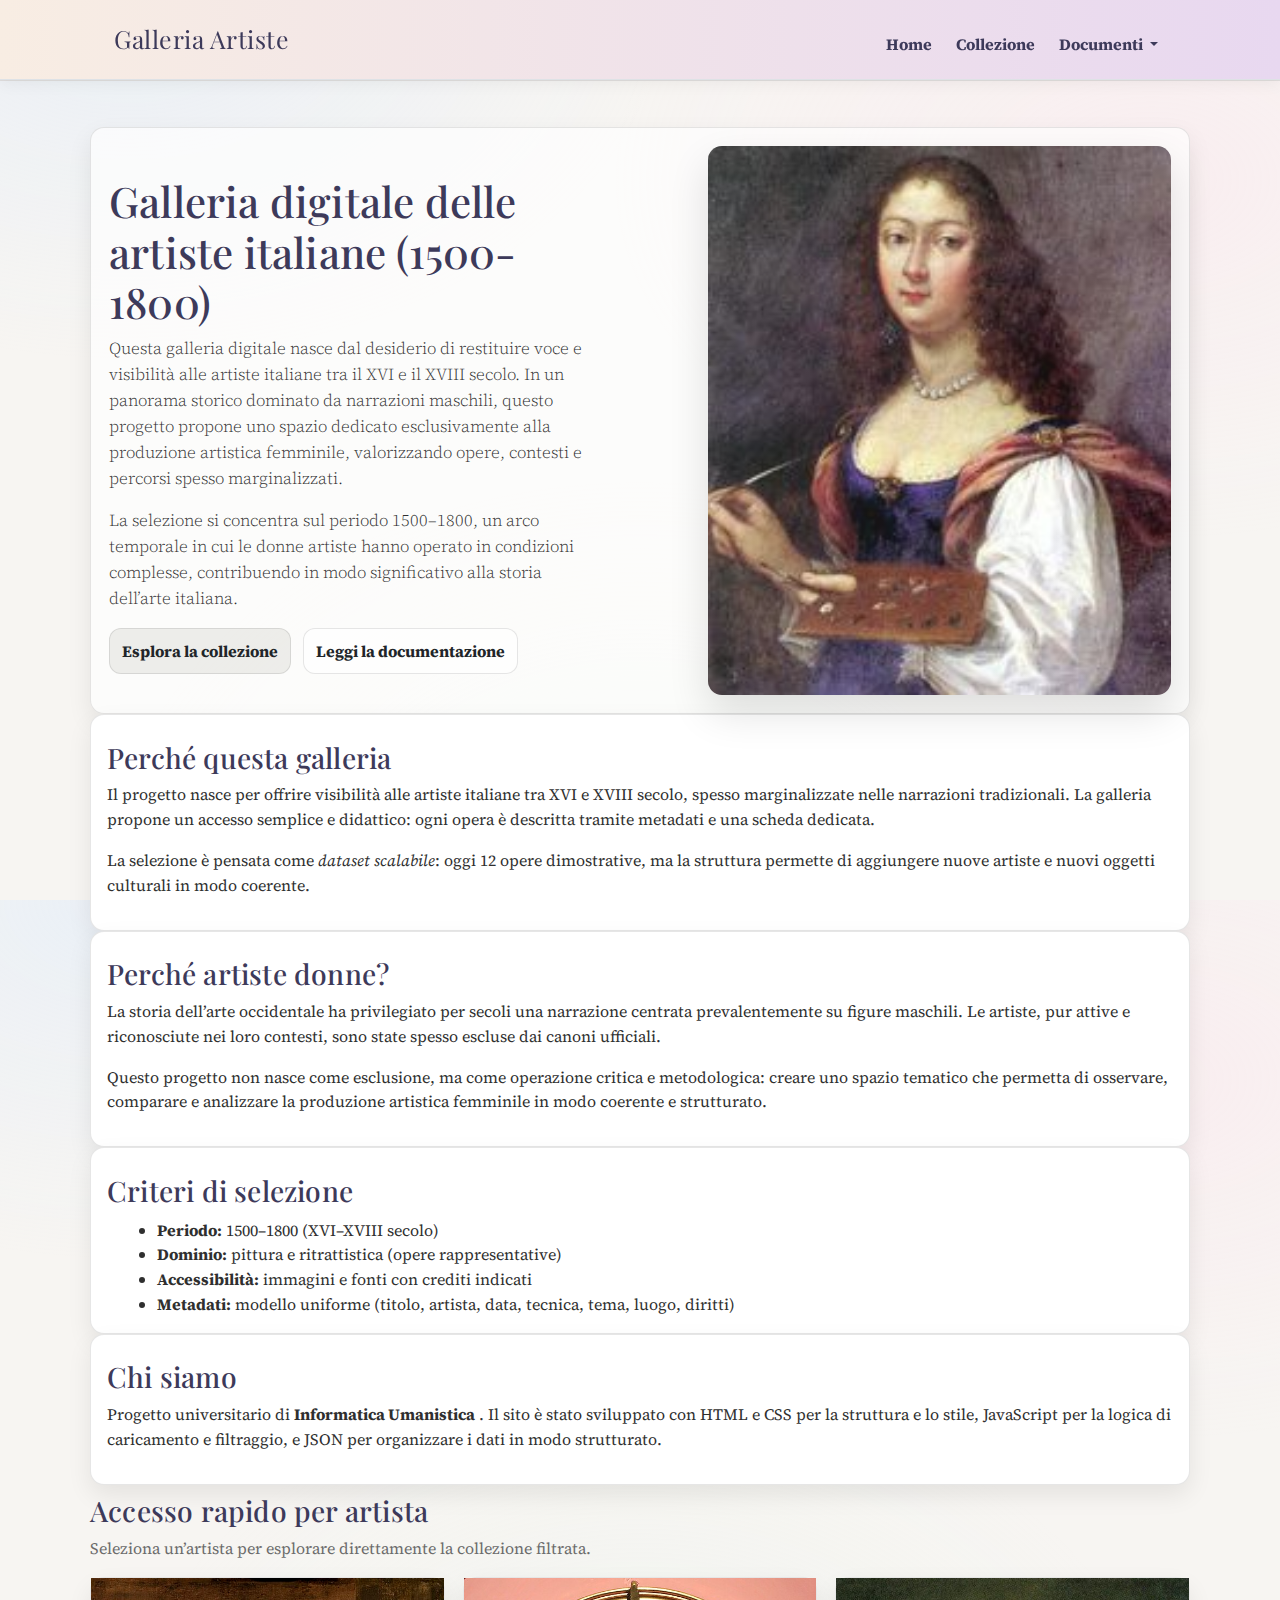
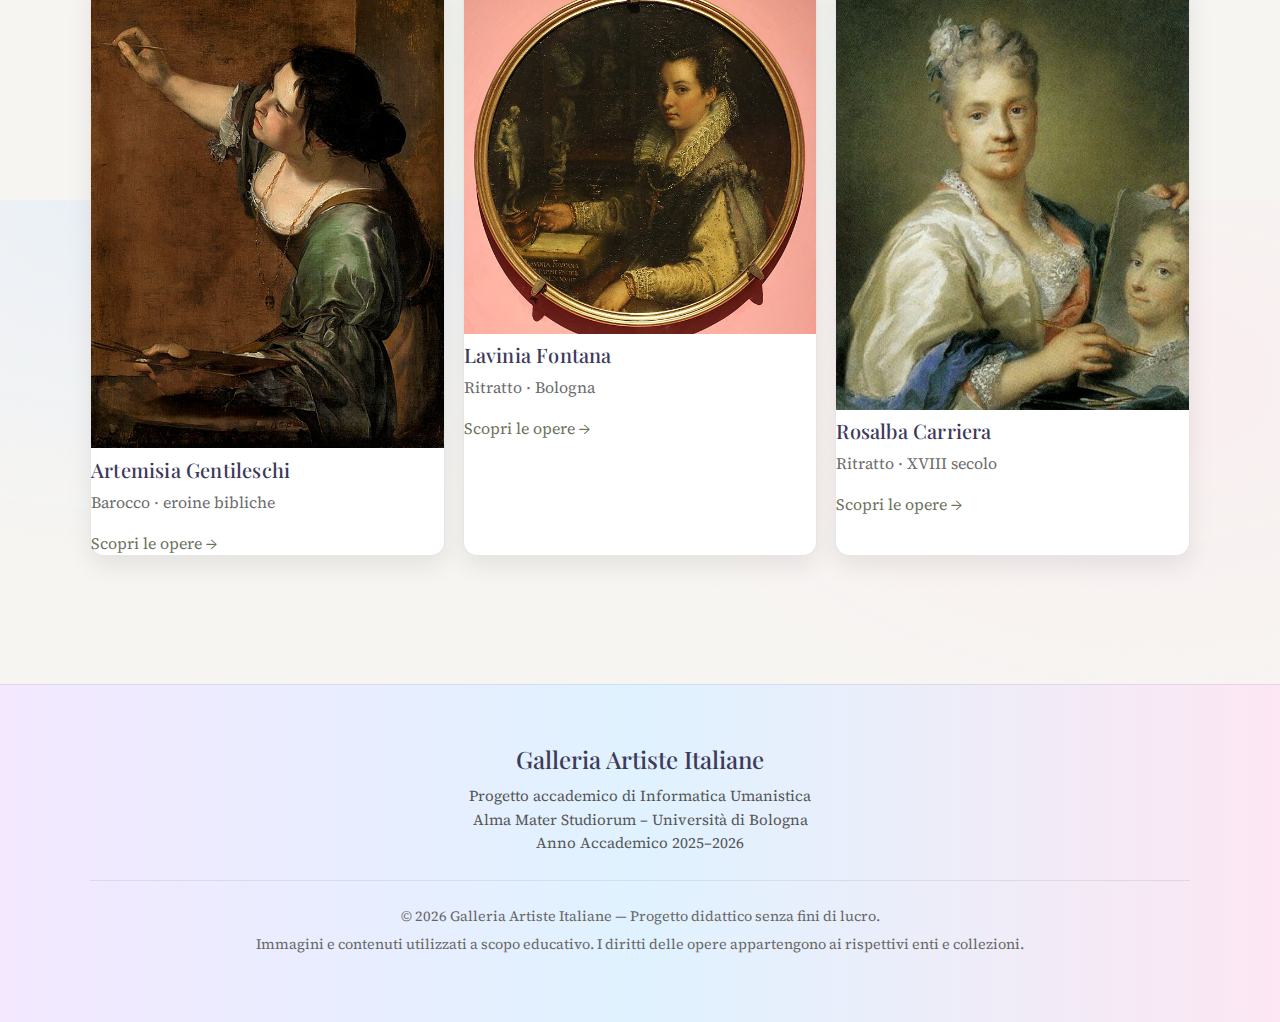
<file: index.html>
<!-- HOME -->
  <!doctype html>
<html lang="it">
<head>
  <meta charset="utf-8" />
  <meta name="viewport" content="width=device-width, initial-scale=1" />
  <title>Galleria digitale (1500–1800)</title>

  <!-- Google Fonts -->
  <link rel="preconnect" href="https://fonts.googleapis.com">
  <link rel="preconnect" href="https://fonts.gstatic.com" crossorigin>
  <link href="https://fonts.googleapis.com/css2?family=Inter:wght@300;400;600;700&family=Playfair+Display:wght@400;600;700&display=swap" rel="stylesheet">

  <!-- Bootstrap -->
  <link href="https://cdn.jsdelivr.net/npm/bootstrap@5.3.3/dist/css/bootstrap.min.css" rel="stylesheet">

  <!-- CSS -->
  <link rel="stylesheet" href="assets/css/style.css" />
</head>

<body>

<header class="site-header">
  <nav class="navbar navbar-expand-lg navbar-light custom-navbar border-bottom">
    <div class="container-fluid px-4">

      <!-- LOGO / BRAND -->
      <a class="navbar-brand" href="index.html">Galleria Artiste</a>

      <!-- HAMBURGER (mobile) -->
      <button class="navbar-toggler" type="button"
        data-bs-toggle="collapse" data-bs-target="#navMain"
        aria-controls="navMain" aria-expanded="false" aria-label="Toggle navigation">
        <span class="navbar-toggler-icon"></span>
      </button>

      <!-- LINKS -->
      <div class="collapse navbar-collapse show" id="navMain">
        <ul class="navbar-nav ms-auto align-items-lg-center gap-lg-2">
          <li class="nav-item"><a class="nav-link" href="index.html">Home</a></li>
          <li class="nav-item"><a class="nav-link" href="collection.html">Collezione</a></li>

          <li class="nav-item dropdown">
            <a class="nav-link dropdown-toggle" href="#" role="button" data-bs-toggle="dropdown" aria-expanded="false">
              Documenti
            </a>
            <ul class="dropdown-menu dropdown-menu-end">
              <li><a class="dropdown-item" href="docs.html">Web Project Plan</a></li>
              <li><a class="dropdown-item" href="docs.html#dublincore">Dublin Core</a></li>
            </ul>
          </li>
        </ul>
      </div>

    </div>
  </nav>
</header>

<main class="container">

  <!-- HERO -->
<section class="hero hero-grid">

 
  <div class="hero-content">
  
    <h1>Galleria digitale delle artiste italiane (1500-1800)</h1>
    <p class="lead">
Questa galleria digitale nasce dal desiderio di restituire voce e visibilità
alle artiste italiane tra il XVI e il XVIII secolo. 
In un panorama storico dominato da narrazioni maschili,
questo progetto propone uno spazio dedicato esclusivamente
alla produzione artistica femminile, valorizzando opere,
contesti e percorsi spesso marginalizzati.
</p>

<p class="lead">
La selezione si concentra sul periodo 1500–1800,
un arco temporale in cui le donne artiste hanno operato
in condizioni complesse, contribuendo in modo significativo
alla storia dell’arte italiana.
</p>

    <div class="hero-actions">
      <a class="btn" href="collection.html">Esplora la collezione</a>
      <a class="btn btn-ghost" href="docs.html">Leggi la documentazione</a>
    </div>
  </div>

  <div class="hero-image">
    <img src="assets/img/foto-intro.jpg" alt="Opera rappresententativa della galleria">
  </div>

</section>

  <!-- INTRO / PERCHÉ -->
  <section class="section">
    <div class="grid-2">
      <div class="panel">
        <h2>Perché questa galleria</h2>
        <p>
          Il progetto nasce per offrire visibilità alle artiste italiane tra XVI e XVIII secolo,
          spesso marginalizzate nelle narrazioni tradizionali. La galleria propone un accesso semplice
          e didattico: ogni opera è descritta tramite metadati e una scheda dedicata.
        </p>
        <p>
          La selezione è pensata come <em>dataset scalabile</em>: oggi 12 opere dimostrative, ma la struttura
          permette di aggiungere nuove artiste e nuovi oggetti culturali in modo coerente.
        </p>
      </div>
      <div class="panel">
  <h2>Perché artiste donne?</h2>
  <p>
  La storia dell’arte occidentale ha privilegiato per secoli
  una narrazione centrata prevalentemente su figure maschili.
  Le artiste, pur attive e riconosciute nei loro contesti,
  sono state spesso escluse dai canoni ufficiali.
  </p>

  <p>
  Questo progetto non nasce come esclusione,
  ma come operazione critica e metodologica:
  creare uno spazio tematico che permetta di
  osservare, comparare e analizzare la produzione
  artistica femminile in modo coerente e strutturato.
  </p>
</div>

      <div class="panel">
        <h2>Criteri di selezione</h2>
        <ul class="list">
          <li><strong>Periodo:</strong> 1500–1800 (XVI–XVIII secolo)</li>
          <li><strong>Dominio:</strong> pittura e ritrattistica (opere rappresentative)</li>
          <li><strong>Accessibilità:</strong> immagini e fonti con crediti indicati</li>
          <li><strong>Metadati:</strong> modello uniforme (titolo, artista, data, tecnica, tema, luogo, diritti)</li>
        </ul>
      </div>
    </div>
  </section>

  <!-- CHI SIAMO -->
  <section class="section">
    <div class="panel">
      <h2>Chi siamo</h2>
      <p>
        Progetto universitario di <strong>Informatica Umanistica</strong> .
        Il sito è stato sviluppato con HTML e CSS per la struttura e lo stile,
        JavaScript per la logica di caricamento e filtraggio, e JSON per organizzare i dati in modo strutturato.
      </p>
    </div>
  </section>

  <!-- ACCESSO RAPIDO -->
  <section class="section">
    <div class="section__head">
      <h2>Accesso rapido per artista</h2>
      <p class="muted">Seleziona un’artista per esplorare direttamente la collezione filtrata.</p>
    </div>

    <div class="panel-grid home-cards">

      <article class="card">
        <a class="card__img" href="collection.html?artist=Artemisia%20Gentileschi">
          <img src="assets/img/Artemisia_Gentileschi.jpg" alt="Artemisia Gentileschi">
        </a>
        <div class="card__body">
          <h3>Artemisia Gentileschi</h3>
          <p class="muted">Barocco · eroine bibliche</p>
          <a class="link" href="collection.html?artist=Artemisia%20Gentileschi">Scopri le opere →</a>
        </div>
      </article>

      <article class="card">
        <a class="card__img" href="collection.html?artist=Lavinia%20Fontana">
          <img src="assets/img/Lavinia_fontana,_autoritratto.jpg" alt="Lavinia Fontana">
        </a>
        <div class="card__body">
          <h3>Lavinia Fontana</h3>
          <p class="muted">Ritratto · Bologna</p>
          <a class="link" href="collection.html?artist=Lavinia%20Fontana">Scopri le opere →</a>
        </div>
      </article>

      <article class="card">
        <a class="card__img" href="collection.html?artist=Rosalba%20Carriera">
          <img src="assets/img/Rosalba_Carriera_Self-portrait.jpg" alt="Rosalba Carriera">
        </a>
        <div class="card__body">
          <h3>Rosalba Carriera</h3>
          <p class="muted">Ritratto · XVIII secolo</p>
          <a class="link" href="collection.html?artist=Rosalba%20Carriera">Scopri le opere →</a>
        </div>
      </article>

    </div>
  </section>


</main>
<footer class="site-footer">
  <div class="footer-inner">

    <div class="footer-project">
      <h4>Galleria Artiste Italiane </h4>
      <p>
        Progetto accademico di Informatica Umanistica<br>
        Alma Mater Studiorum – Università di Bologna<br>
        Anno Accademico 2025–2026
      </p>
    </div>

    <div class="footer-meta">
      <p>
        © 2026 Galleria Artiste Italiane — Progetto didattico senza fini di lucro.
      </p>
      <p>
        Immagini e contenuti utilizzati a scopo educativo.  
        I diritti delle opere appartengono ai rispettivi enti e collezioni.
      </p>
    </div>

  </div>
</footer>
<script src="https://cdn.jsdelivr.net/npm/bootstrap@5.3.3/dist/js/bootstrap.bundle.min.js"></script>
</body>
</html>
</file>
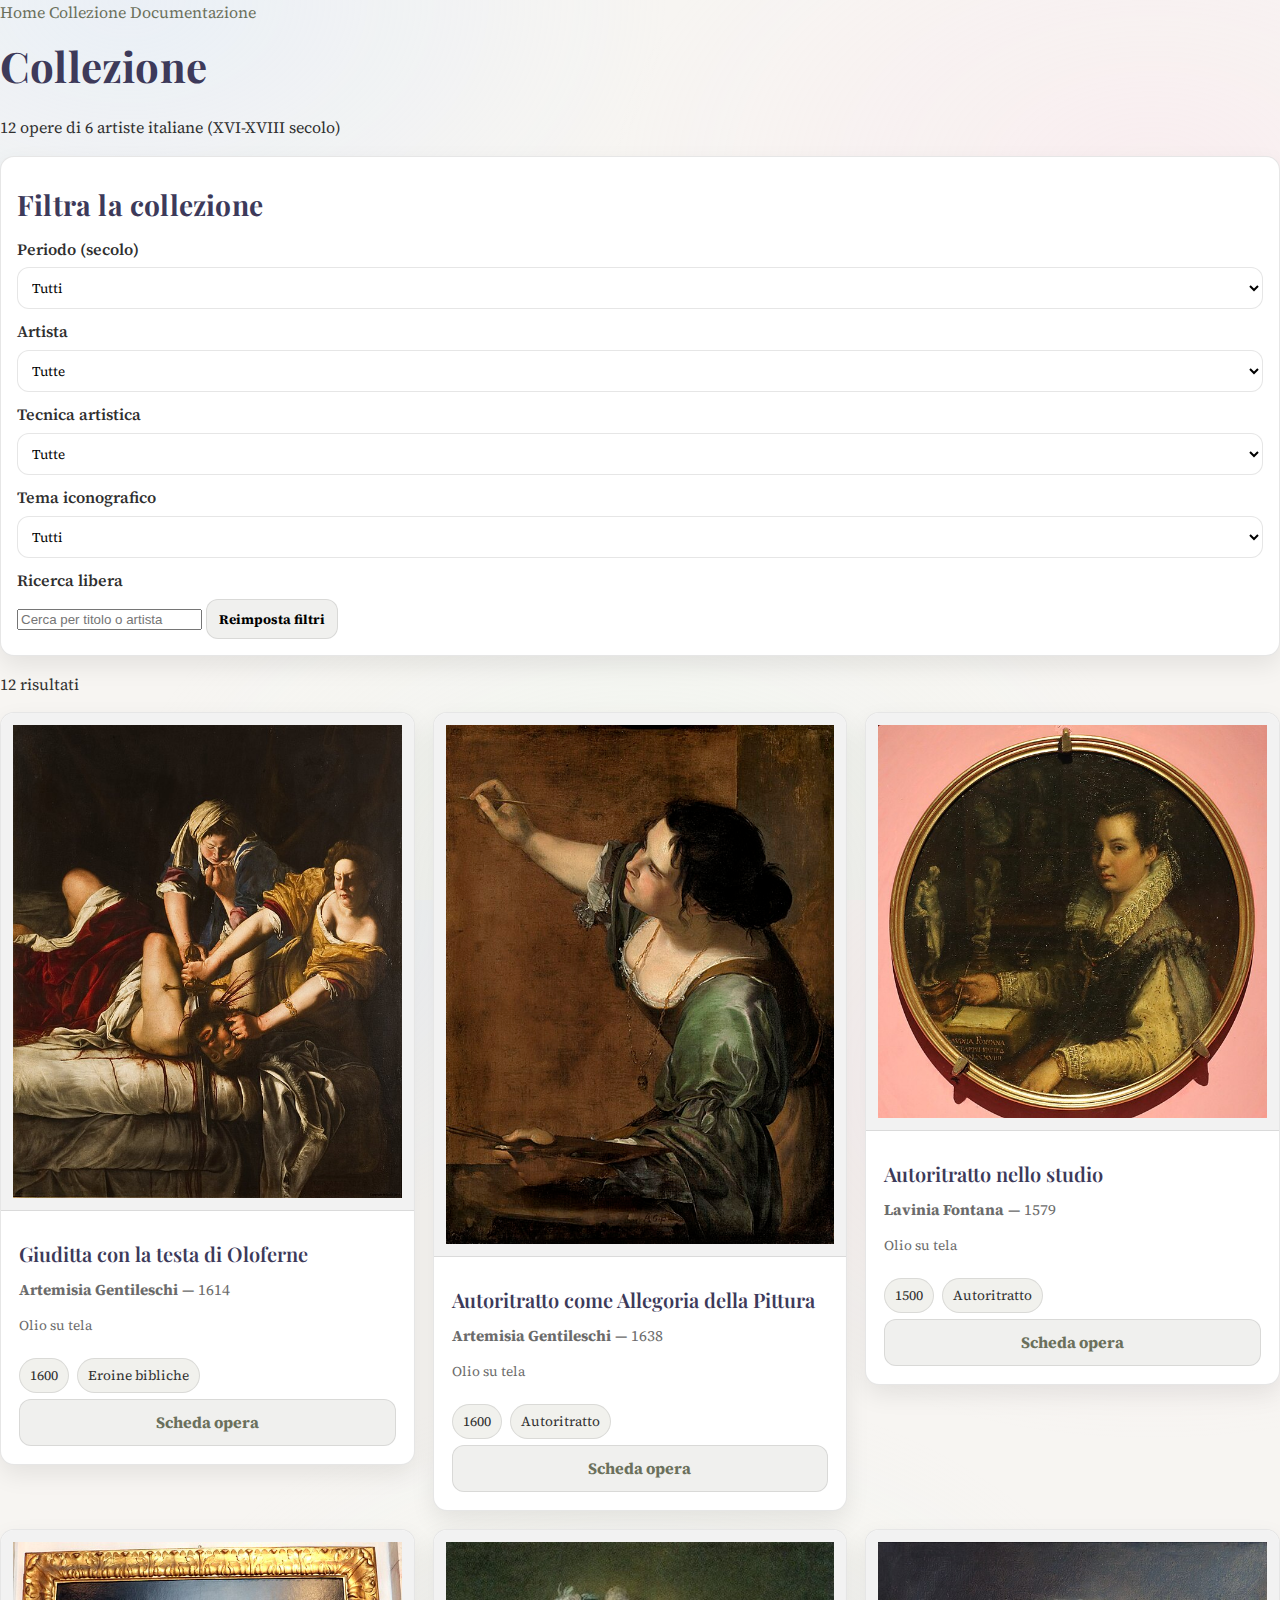
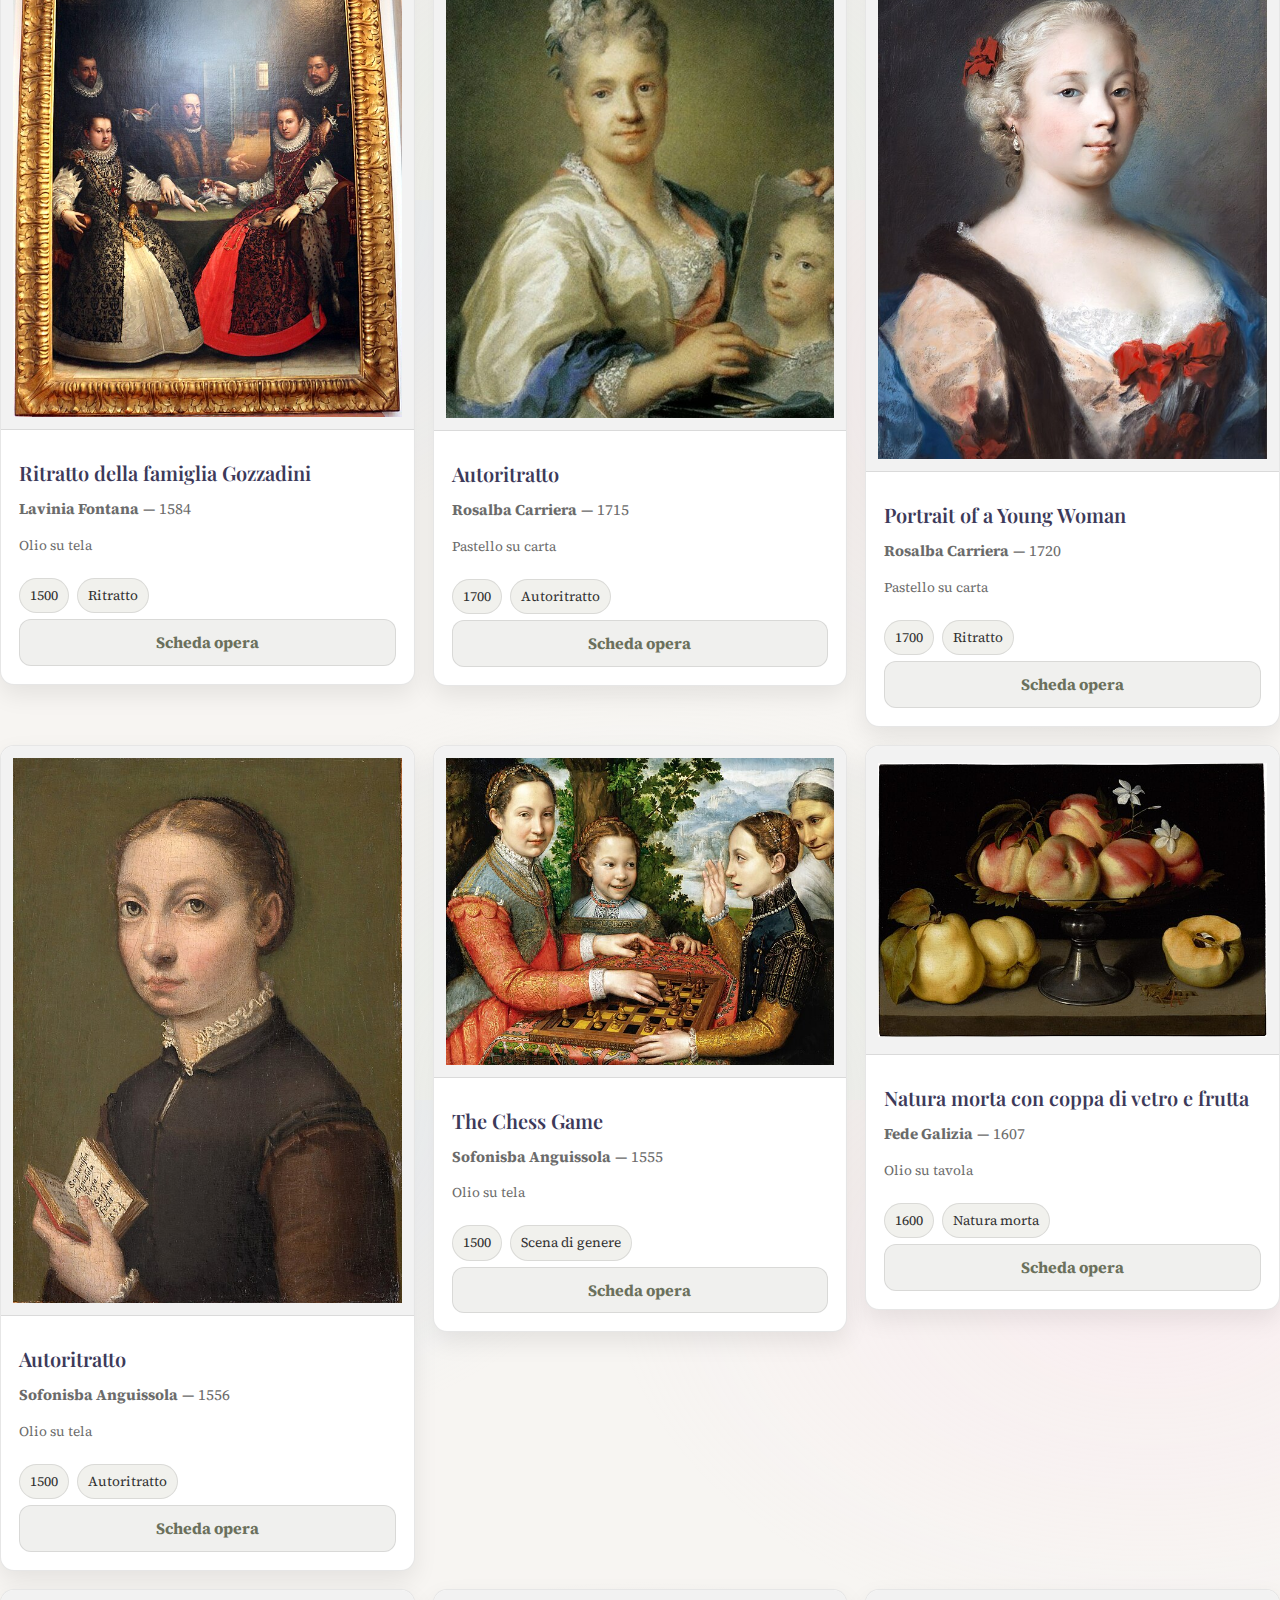
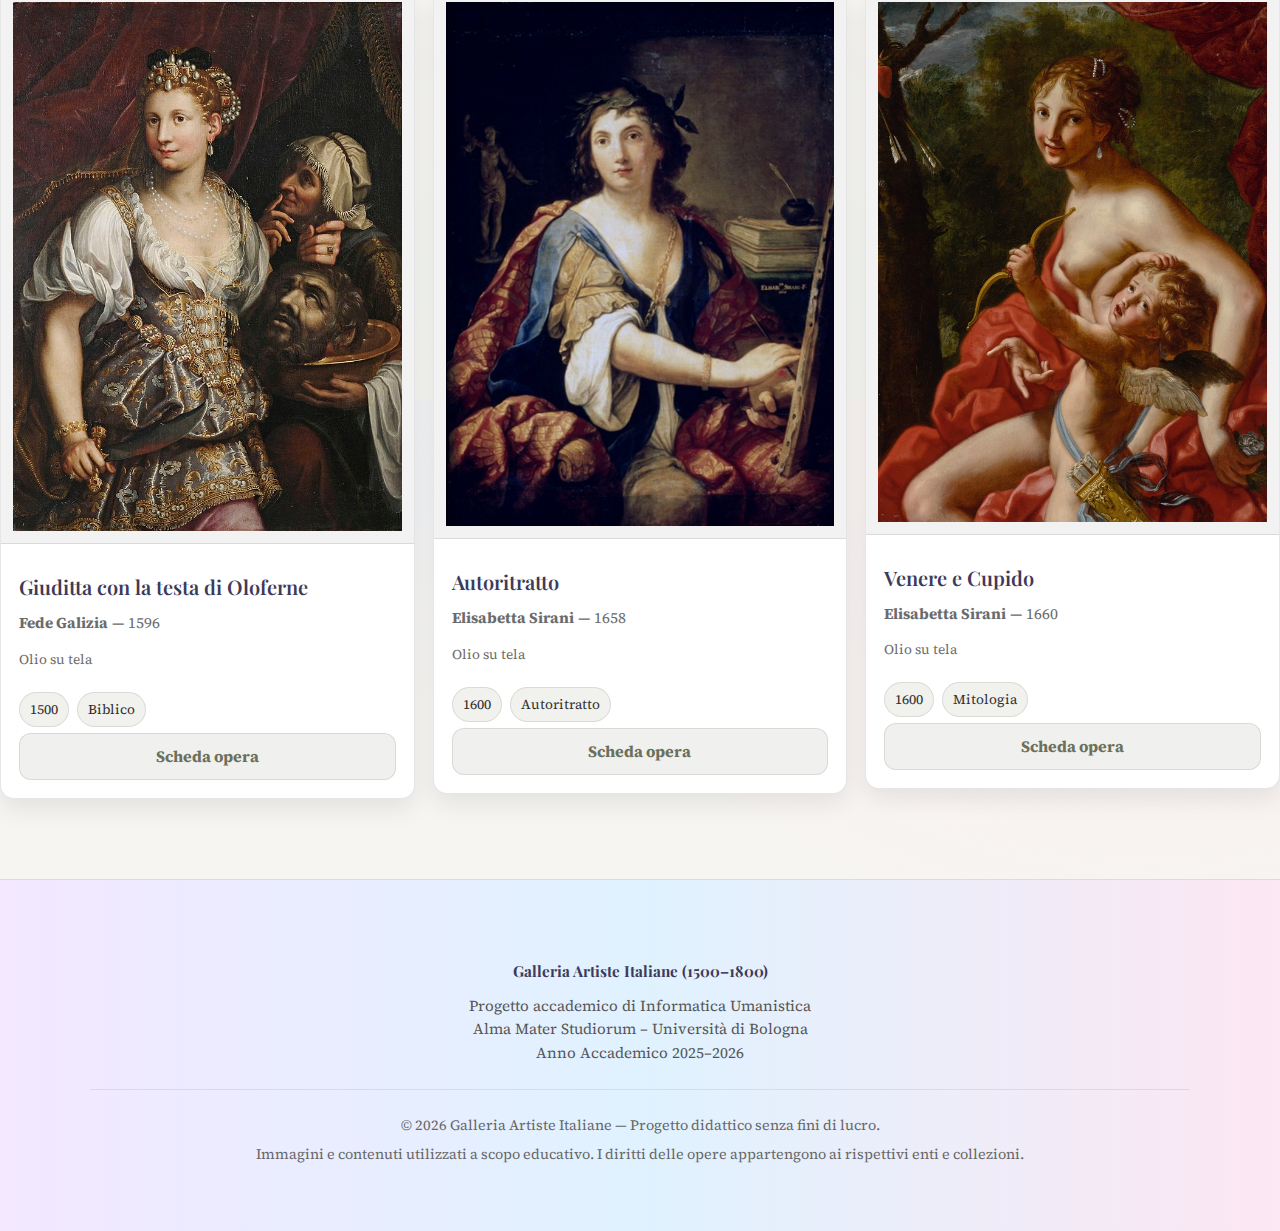
<file: collection.html>
<!-- COLLEZIONE-->
<!doctype html>
<html lang="it">
<head>
  <meta charset="utf-8" />
  <meta name="viewport" content="width=device-width, initial-scale=1" />
  <title>Collezione</title>
  <link rel="stylesheet" href="assets/css/style.css">
</head>
<body onload="initCollection()">
<header>
  <nav>
    <a href="index.html">Home</a>
    <a class="active" href="collection.html">Collezione</a>
    <a href="docs.html">Documentazione</a>
  </nav>
  <h1>Collezione</h1>
<p>12 opere di 6 artiste italiane (XVI-XVIII secolo)</p>
</header>

<main class="layout-2col">
  <aside class="panel">
<h2>Filtra la collezione</h2>

    <label>Periodo (secolo)</label>
    <select id="fCentury"><option value="">Tutti</option></select>

<label>Artista</label>
    <select id="fArtist"><option value="">Tutte</option></select>

    <label>Tecnica artistica</label>
    <select id="fTechnique"><option value="">Tutte</option></select>

    <label>Tema iconografico</label>
    <select id="fTheme"><option value="">Tutti</option></select>

    <label>Ricerca libera</label>
<input id="q" placeholder="Cerca per titolo o artista" />
<button id="reset">Reimposta filtri</button>  </aside>

  <section>
    <p id="count"></p>
    <div id="results" class="grid"></div>
  </section>
</main>

<footer class="site-footer">
  <div class="footer-inner">

    <div class="footer-project">
      <h4>Galleria Artiste Italiane (1500–1800)</h4>
      <p>
        Progetto accademico di Informatica Umanistica<br>
        Alma Mater Studiorum – Università di Bologna<br>
        Anno Accademico 2025–2026
      </p>
    </div>

    <div class="footer-meta">
      <p>
        © 2026 Galleria Artiste Italiane — Progetto didattico senza fini di lucro.
      </p>
      <p>
        Immagini e contenuti utilizzati a scopo educativo.  
        I diritti delle opere appartengono ai rispettivi enti e collezioni.
      </p>
    </div>

  </div>
</footer>

<script src="assets/js/app.js"></script>
</body>
</html>
</file>
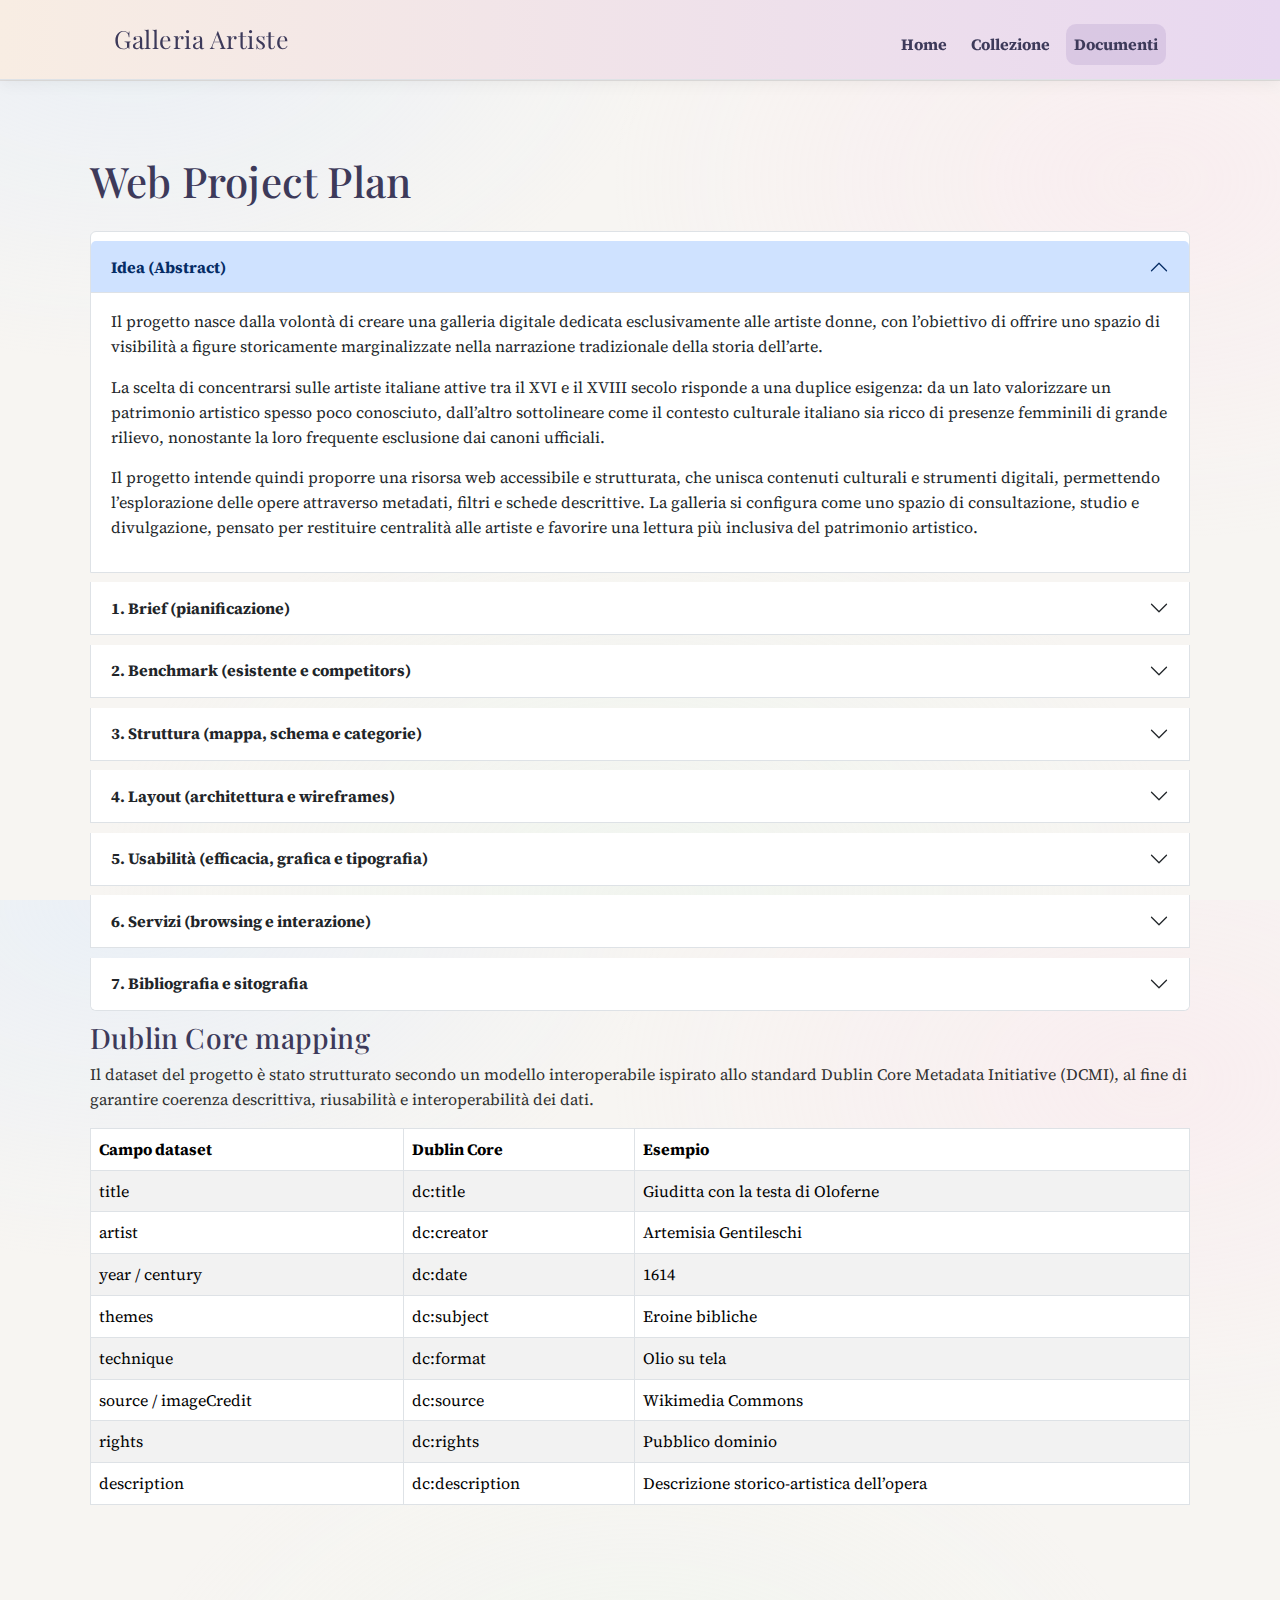
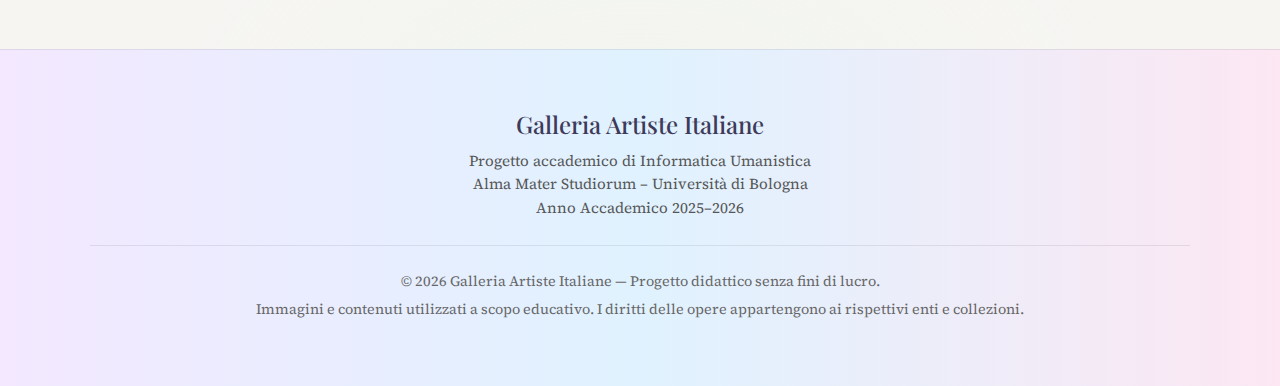
<file: docs.html>
<!DOCTYPE html>
<html lang="it">

<head>
  <meta charset="utf-8" />
  <meta name="viewport" content="width=device-width, initial-scale=1" />
  <title>Documentazione · Galleria Artiste</title>

  <!-- Google Fonts -->
  <link rel="preconnect" href="https://fonts.googleapis.com">
  <link rel="preconnect" href="https://fonts.gstatic.com" crossorigin>
  <link href="https://fonts.googleapis.com/css2?family=Inter:wght@300;400;600;700&family=Playfair+Display:wght@400;600;700&display=swap" rel="stylesheet">

  <!-- Bootstrap -->
  <link href="https://cdn.jsdelivr.net/npm/bootstrap@5.3.3/dist/css/bootstrap.min.css" rel="stylesheet">

  <!-- CSS -->
  <link rel="stylesheet" href="assets/css/style.css" />
</head>

<body>

  <!-- NAVBAR -->
  <header class="site-header">
    <nav class="navbar navbar-expand-lg navbar-light custom-navbar border-bottom">
      <div class="container-fluid px-4">
        <a class="navbar-brand" href="index.html">Galleria Artiste</a>

        <button class="navbar-toggler" type="button"
          data-bs-toggle="collapse" data-bs-target="#navMain">
          <span class="navbar-toggler-icon"></span>
        </button>

        <div class="collapse navbar-collapse" id="navMain">
          <ul class="navbar-nav ms-auto align-items-lg-center gap-lg-2">
            <li class="nav-item"><a class="nav-link" href="index.html">Home</a></li>
            <li class="nav-item"><a class="nav-link" href="collection.html">Collezione</a></li>
            <li class="nav-item"><a class="nav-link active" href="docs.html">Documenti</a></li>
          </ul>
        </div>
      </div>
    </nav>
  </header>

  <!-- CONTENUTO -->
  <main class="container docs py-5">

    <h1 class="mb-4">Web Project Plan</h1>

    <div class="accordion" id="wppAccordion">

    <!-- IDEA -->
    <div class="accordion-item">
      <h2 class="accordion-header">
        <button class="accordion-button" data-bs-toggle="collapse" data-bs-target="#idea">
          Idea (Abstract)
        </button>
      </h2>
      <div id="idea" class="accordion-collapse collapse show">
        <div class="accordion-body">
          <p>Il progetto nasce dalla volontà di creare una galleria digitale dedicata esclusivamente alle artiste donne, con l’obiettivo di offrire uno spazio di visibilità a figure storicamente marginalizzate nella narrazione tradizionale della storia dell’arte.<p>
<p>La scelta di concentrarsi sulle artiste italiane attive tra il XVI e il XVIII secolo risponde a una duplice esigenza: da un lato valorizzare un patrimonio artistico spesso poco conosciuto, dall’altro sottolineare come il contesto culturale italiano sia ricco di presenze femminili di grande rilievo, nonostante la loro frequente esclusione dai canoni ufficiali.<p>
<p>Il progetto intende quindi proporre una risorsa web accessibile e strutturata, che unisca contenuti culturali e strumenti digitali, permettendo l’esplorazione delle opere attraverso metadati, filtri e schede descrittive. La galleria si configura come uno spazio di consultazione, studio e divulgazione, pensato per restituire centralità alle artiste e favorire una lettura più inclusiva del patrimonio artistico.<p>
        </div>
      </div>
    </div>

    <!-- BRIEF -->
    <div class="accordion-item">
      <h2 class="accordion-header">
        <button class="accordion-button collapsed" data-bs-toggle="collapse" data-bs-target="#brief">
          1. Brief (pianificazione)
        </button>
      </h2>
      <div id="brief" class="accordion-collapse collapse">
        <div class="accordion-body">
       <h2>1.1 Finalità e obiettivi</h2>

<p>La finalità principale del progetto è realizzare una galleria digitale dedicata alle artiste italiane attive tra il XVI e il XVIII secolo, con l’obiettivo di valorizzare il loro contributo storico-artistico e offrire uno spazio di consultazione strutturato e accessibile. Il progetto intende proporre una selezione coerente di opere rappresentative, organizzate attraverso un modello uniforme di metadati che permetta una navigazione intuitiva tramite filtri e ricerca. L’obiettivo non è solo espositivo, ma anche didattico e critico: favorire una riflessione sulla presenza femminile nella storia dell’arte e restituire visibilità a figure spesso marginalizzate nei canoni tradizionali.<p>

<h2>1.2 Contenuti e ambito disciplinare</h2>

<p>L’ambito disciplinare di riferimento è la storia dell’arte, con particolare attenzione alla pittura italiana tra Cinquecento e Settecento. Il contenuto principale della galleria consiste in immagini di opere pittoriche, accompagnate da schede descrittive e metadati strutturati (titolo, artista, data, tecnica, tema, luogo di conservazione, diritti). Le opere sono organizzate in un dataset in formato JSON, che consente una modellizzazione coerente dei dati e garantisce la possibilità di ampliamento futuro. Il progetto si configura quindi come una raccolta digitale di oggetti culturali strutturati secondo criteri omogenei.<p>

<h2>1.3 Pubblico di riferimento</h2>

<p>Il pubblico di riferimento è eterogeneo. In primo luogo, studenti di storia dell’arte e discipline umanistiche, docenti e ricercatori interessati al tema della rappresentazione femminile. In secondo luogo, utenti non specialisti, appassionati di arte e persone interessate alla storia delle donne. Il sito è pensato come una risorsa digitale accessibile sia in ambito accademico sia in ambito divulgativo, capace di coniugare rigore scientifico e chiarezza espositiva.<p>

<h2>1.4 Modalità di comunicazione e accesso</h2>

<p>Il principale mezzo comunicativo del progetto è l’immagine, accompagnata da testi sintetici ma informativi. La struttura del sito privilegia una comunicazione visiva chiara, un linguaggio accessibile e una navigazione facilitata tramite filtri e collegamenti interni. Dal punto di vista tecnico, la risorsa è progettata per essere multipiattaforma e responsive, garantendo una fruizione efficace sia da desktop sia da dispositivi mobili, in linea con le attuali modalità di consumo dei contenuti digitali.<p>
        </div>
      </div>
    </div>

    <!-- BENCHMARK -->
    <div class="accordion-item">
      <h2 class="accordion-header">
        <button class="accordion-button collapsed" data-bs-toggle="collapse" data-bs-target="#benchmark">
          2. Benchmark (esistente e competitors)
        </button>
      </h2>
      <div id="benchmark" class="accordion-collapse collapse">
        <div class="accordion-body">
         <h2>2.1 Benchmark 1 – Enciclopedia delle Donne</h2>

<p>(https://www.enciclopediadelledonne.it)<p>

<p>Il primo riferimento analizzato è l’Enciclopedia delle Donne, una piattaforma digitale dedicata alla valorizzazione delle figure femminili nella storia, nella cultura e nella società. La similitudine principale con il mio progetto risiede nell’intento culturale: entrambe le risorse nascono con l’obiettivo di restituire visibilità a donne storicamente marginalizzate nei canoni ufficiali.

Dal punto di vista strutturale, l’Enciclopedia delle Donne adotta un’organizzazione basata su schede biografiche corredate da testo informativo e, in alcuni casi, immagini. Il modello è prevalentemente testuale, con un forte orientamento alla documentazione e alla narrazione biografica.

Rispetto al mio progetto, la differenza principale riguarda il focus disciplinare: mentre l’Enciclopedia copre ambiti molto ampi (politica, scienza, letteratura, arte), la mia galleria si concentra specificamente sulle artiste italiane tra XVI e XVIII secolo, adottando una struttura più delimitata e curatoriale.<p>

<p>Dal punto di vista tecnologico, entrambe le piattaforme condividono:
  • una struttura web basata su HTML per l’organizzazione dei contenuti;
  • un’interfaccia orientata alla consultazione;
  • l’utilizzo di immagini e testi informativi come elementi centrali.<p>

<p>Tuttavia, il mio progetto introduce un elemento strutturale differente: la modellizzazione dei dati tramite dataset JSON e l’uso di filtri dinamici implementati in JavaScript, che permettono una navigazione interattiva e non solo sequenziale.<p>



<h2>2.2 Benchmark 2 – Esquimalenator (WordPress Gallery)</h2>

<p>(https://esquimalenator.wordpress.com)<p>

<p>Il secondo riferimento analizzato è una galleria digitale ospitata su piattaforma WordPress, caratterizzata da una forte centralità dell’immagine. La struttura richiama un modello espositivo: l’utente accede a una serie di immagini organizzate visivamente, con possibilità di selezione e approfondimento.

La similitudine con il mio progetto riguarda principalmente l’impostazione visiva: anche nella mia galleria l’immagine rappresenta il punto di accesso principale all’opera, e la navigazione avviene attraverso una griglia visiva di oggetti culturali.

Dal punto di vista del design, questa tipologia di sito mette in evidenza l’impatto visivo e l’immediatezza della consultazione, elementi che ho ritenuto importanti e che ho cercato di integrare nel mio layout attraverso una struttura a card e una disposizione a griglia.<p>

<p>A livello tecnologico, la piattaforma WordPress utilizza un CMS preconfigurato con template e plugin per la gestione delle immagini e dei contenuti. Il mio progetto, invece, è stato sviluppato senza CMS, utilizzando:
  • HTML per la struttura delle pagine;
  • CSS per la progettazione dell’interfaccia;
  • JavaScript per la gestione dinamica dei filtri e del caricamento dei dati;
  • JSON per l’organizzazione strutturata delle opere.

Questa scelta comporta una maggiore consapevolezza progettuale e un controllo diretto sulla modellizzazione dei dati.<p>



<h2>2.3 Confronto e motivazioni progettuali</h2>

<p>Entrambi i siti analizzati condividono con il mio progetto l’obiettivo di valorizzare contenuti culturali attraverso il web e l’integrazione di immagini e testi informativi. Tuttavia, il mio progetto si colloca a metà tra una piattaforma enciclopedica e una galleria espositiva: da un lato mantiene una struttura documentaria con metadati strutturati, dall’altro privilegia un accesso visivo e curatoriale.

A differenza di un CMS preconfigurato, la scelta di sviluppare la galleria tramite HTML, CSS, JavaScript e dataset JSON consente una maggiore trasparenza nella gestione dei dati e una modellizzazione coerente degli oggetti culturali.<p>
        </div>
      </div>
    </div>

    <!-- STRUTTURA -->
    <div class="accordion-item">
      <h2 class="accordion-header">
        <button class="accordion-button collapsed" data-bs-toggle="collapse" data-bs-target="#struttura">
          3. Struttura (mappa, schema e categorie)
        </button>
      </h2>
      <div id="struttura" class="accordion-collapse collapse">
        <div class="accordion-body">
         <p>Il progetto è stato supportato dalla definizione di una struttura concettuale e logica chiara, rappresentata attraverso uno schema ER e un diagramma di flusso. Lo schema ER visualizza l’organizzazione dei dati e le relazioni tra le entità principali (opera, artista, metadati), evidenziando la modellizzazione del dataset in formato JSON. Il diagramma di flusso, invece, rappresenta il funzionamento dinamico del sito, illustrando il processo di caricamento dei dati, l’applicazione dei filtri e la navigazione verso la scheda opera. Questi strumenti progettuali hanno permesso di garantire coerenza strutturale, chiarezza semantica e una gestione ordinata delle informazioni.<p>
        
<h3>Diagramma di flusso</h3>
<img src="assets/diagram/diagram.png" class="img-fluid" alt="Diagramma di flusso">
 <h3>Schema ER / Struttura dei dati</h3> 
  <img src="assets/diagram/schema.jpeg" class="img-fluid mb-4" alt="Schema ER">  
      </div>
      </div>
    </div>

    <!-- LAYOUT -->
    <div class="accordion-item">
      <h2 class="accordion-header">
        <button class="accordion-button collapsed" data-bs-toggle="collapse" data-bs-target="#layout">
          4. Layout (architettura e wireframes)
        </button>
      </h2>
      <div id="layout" class="accordion-collapse collapse">
        <div class="accordion-body">
           <p>Il layout del sito è stato progettato secondo un modello chiaro, coerente e gerarchico, ispirato all’architettura dei musei digitali contemporanei. La struttura prevede un header fisso con navigazione principale, un’area centrale dedicata ai contenuti e un footer informativo unificato. La homepage privilegia un approccio introduttivo e curatoriale, con una sezione hero e un accesso rapido alle artiste. La pagina “Collezione” adotta una struttura a due colonne: una sidebar laterale per i filtri dinamici e una griglia responsive di opere organizzate in card visive. La scheda opera presenta invece un layout verticale centrato, con immagine principale in evidenza, metadati strutturati e sezione dedicata alla localizzazione. L’interfaccia è responsive, con griglie flessibili che si adattano ai dispositivi mobili, e utilizza una palette cromatica pastello e una gerarchia tipografica elegante per garantire leggibilità, equilibrio visivo e coerenza estetica.<p>
         <h3>Wireframe Home</h3>
<img src="assets/diagram/home.png" class="img-fluid mb-4" alt="Wireframe Home">

<h3>Wireframe Collezione</h3>
<img src="assets/diagram/collezione.png" class="img-fluid mb-4" alt="Wireframe Collezione">

<h3>Wireframe Scheda Opera</h3>
<img src="assets/diagram/scheda-opere.png" class="img-fluid mb-4" alt="Wireframe Scheda Opera">

<h3>Wireframe Web Project Plan</h3>
<img src="assets/diagram/wpp.png" class="img-fluid" alt="Wireframe WPP">
        </div>
      </div>
    </div>

    <!-- USABILITÀ -->
    <div class="accordion-item">
      <h2 class="accordion-header">
        <button class="accordion-button collapsed" data-bs-toggle="collapse" data-bs-target="#usabilita">
          5. Usabilità (efficacia, grafica e tipografia)
        </button>
      </h2>
      <div id="usabilita" class="accordion-collapse collapse">
        <div class="accordion-body">
         <p>L’usabilità del sito è stata progettata secondo principi di chiarezza, coerenza visiva e accessibilità. L’interfaccia adotta un design pulito in stile “museo digitale”, con una struttura gerarchica chiara: header con navigazione principale (Home, Collezione, Documentazione), contenuto centrale organizzato per sezioni e footer informativo. La navigabilità è semplice e intuitiva: dalla Home si può accedere direttamente alla collezione o alla documentazione; nella pagina Collezione i filtri (secolo, artista, tecnica, tema e ricerca libera) permettono un’esplorazione dinamica del dataset; ogni opera è collegata a una scheda dedicata, garantendo una struttura di navigazione gerarchica ma sempre reversibile. Il sito è responsive e progettato per essere consultabile sia da desktop sia da dispositivi mobili, con griglie flessibili e ridisposizione verticale degli elementi su schermi ridotti. Dal punto di vista tipografico, è stata scelta una combinazione tra un font serif elegante per i titoli (Playfair Display) e un serif leggibile per il corpo del testo (Source Serif / Inter), creando un equilibrio tra autorevolezza accademica e leggibilità digitale. La palette cromatica utilizza tonalità pastello e neutre (avorio, verde salvia, sabbia), ispirate agli ambienti museali, con contrasti moderati per non affaticare la lettura. I bottoni e gli elementi interattivi mantengono coerenza cromatica e feedback visivo al passaggio del mouse, migliorando l’esperienza utente. L’organizzazione visiva privilegia spazi bianchi, card strutturate e gerarchie tipografiche evidenti, facilitando la comprensione dei contenuti e l’orientamento all’interno del sito.<p>
        </div>
      </div>
    </div>

    <!-- SERVIZI -->
    <div class="accordion-item">
      <h2 class="accordion-header">
        <button class="accordion-button collapsed" data-bs-toggle="collapse" data-bs-target="#servizi">
          6. Servizi (browsing e interazione)
        </button>
      </h2>
      <div id="servizi" class="accordion-collapse collapse">
        <div class="accordion-body">
    <p>Il sito integra diversi strumenti di browsing e interazione che migliorano l’esperienza dell’utente e valorizzano il dataset digitale. La navigazione avviene attraverso menu principale, collegamenti interni tra pagine e filtri dinamici nella sezione Collezione. I principali strumenti di browsing includono filtri per secolo, artista, tecnica e tema iconografico, oltre a una ricerca libera per parola chiave, che permette un’esplorazione mirata della collezione. L’interazione è supportata da elementi dinamici sviluppati in JavaScript, che consentono il caricamento dei dati da file JSON e l’aggiornamento in tempo reale dei risultati senza ricaricare la pagina. Ogni opera è collegata a una scheda dedicata che funge da nodo informativo approfondito, con metadati strutturati, descrizione storico-artistica, fonti e diritti. Il sito non integra strumenti di annotazione collaborativa o visualizzazioni avanzate (come timeline o grafici), poiché l’obiettivo principale è stato garantire chiarezza strutturale e coerenza semantica dei dati; tuttavia, la struttura del dataset è progettata in modo scalabile, consentendo future implementazioni di visualizzazioni comparative, mappe cronologiche o strumenti di analisi tematica. In questo senso, il progetto privilegia un modello di consultazione chiaro e didattico, fondato su metadati interoperabili e navigazione strutturata.<p>
        </div>
      </div>
    </div>

    <!-- BIBLIOGRAFIA -->
    <div class="accordion-item">
      <h2 class="accordion-header">
        <button class="accordion-button collapsed" data-bs-toggle="collapse" data-bs-target="#bibliografia">
          7. Bibliografia e sitografia
        </button>
      </h2>
      <div id="bibliografia" class="accordion-collapse collapse">
        <div class="accordion-body">
         <p><strong>Immagini (risorse multimediali) — Wikimedia Commons / upload Wikimedia.</strong><br>
<p>Tutte le immagini utilizzate nel sito provengono da Wikimedia Commons (o da upload.wikimedia.org) e vengono riutilizzate nel rispetto delle condizioni di licenza indicate nella pagina del file (Public Domain / Creative Commons). Per ogni opera sono riportati nel sito i crediti (source / imageCredit) e l’indicazione dei diritti (rights).</p>

<ul>
  <li>Lavinia Fontana, <em>La famiglia Gozzadini</em> (1583): https://commons.wikimedia.org/wiki/File:Lavinia_Fontana,_La_famiglia_Gozzadini,_1583.jpg</li>
  <li>Fede Galizia, <em>Giuditta con la testa di Oloferne</em>: https://commons.wikimedia.org/wiki/File:Fede_Galizia_-_Giuditta_con_la_testa_di_Oloferne.jpg</li>
  <li>Sofonisba Anguissola, <em>Autoritratto al cavalletto</em> (1556): https://commons.wikimedia.org/wiki/File:Sofonisba_Anguissola,_Selvportr%C3%A6t_ved_staffeliet,_1556,_Museum_Castle_in_%C5%81a%C5%84cut.jpg</li>
  <li>Fede Galizia, <em>Natura morta con alzata di pere</em>: https://commons.wikimedia.org/wiki/File:Fede_galizia,_natura_morta_con_alzata_di_pere.jpg</li>
  <li>Lavinia Fontana, <em>Autoritratto</em> (1579): https://commons.wikimedia.org/wiki/File:Lavinia_fontana,_autoritratto,_1579,_su_rame.jpg</li>
  <li>Lavinia Fontana, <em>Portrait of a Pregnant Woman, Possibly a Self-Portrait</em>: https://commons.wikimedia.org/wiki/File:Lavinia_Fontana_-_Portrait_of_a_Pregnant_Woman,_Possibly_a_Self-Portrait.jpg</li>
  <li>Rosalba Carriera, <em>Self-portrait</em>: https://commons.wikimedia.org/wiki/File:Rosalba_Carriera_Self-portrait.jpg</li>
  <li>Rosalba Carriera, <em>Portrait of young woman</em> (Gallerie dell’Accademia, Venezia): https://commons.wikimedia.org/wiki/File:(Venice)_Portrait_of_young_woman_by_Rosalba_Carriera_-_Gallerie_Accademia.jpg</li>
  <li>Elisabetta Sirani, <em>Venus and Cupid</em> (Sotheby’s): https://commons.wikimedia.org/wiki/File:Elisabetta_Sirani_195_Sotheby%27s,_Venus_and_Cupid.webp</li>
  <li>Elisabetta Sirani (ritratto): https://commons.wikimedia.org/wiki/File:Elisabetta_Sirani.jpg</li>
  <li>Elisabetta Sirani, <em>Autoritratto</em> (Museo Puškin): https://upload.wikimedia.org/wikipedia/commons/e/e7/Elisabetta_Sirani_Autorretrato_Museo_Pushkin_Moscu.jpg</li>
  <li>Artemisia Gentileschi, <em>Susanna</em> (1622): https://commons.wikimedia.org/wiki/File:Artemisa_Susanna_1622.jpg</li>
  <li>Sofonisba Anguissola, <em>The Chess Game</em> (1555): https://commons.wikimedia.org/wiki/File:The_Chess_Game_(Sofonisba_Anguissola)_1555_(4096x3236px).jpg</li>
  <li>Artemisia Gentileschi, <em>Judith and Maidservant</em> (Detroit Institute of Arts): https://commons.wikimedia.org/wiki/File:Artemisia_Gentileschi_Judith_Maidservant_DIA.jpg</li>
</ul>

<p><strong>Fonti testuali (informazioni su artiste e opere).</strong><br>
Le informazioni storico-artistiche presenti nelle schede (item) e nella documentazione sono state ricavate tramite consultazione di repertori enciclopedici e schede di riferimento (voci dedicate alle artiste, contesto storico-artistico, dati essenziali sulle opere). Le fonti vengono citate nel campo <em>source</em> e/o nella sezione “Fonti” della scheda opera, distinguendo tra fonte dell’immagine e fonte del testo.</p>

<p><strong>Strumenti per browsing e interazione.</strong><br>
Il sito è sviluppato con HTML5 e CSS3 per struttura e stile, JavaScript per caricamento dati e filtri di ricerca/browsing, e JSON come formato per il dataset dei metadati. Per la documentazione (Web Project Plan) sono stati utilizzati componenti Bootstrap (navbar, dropdown, accordion, table responsive). Per i test in locale è stato usato un server locale (es. SimpleHTTPServer su porta 8000), mentre la pubblicazione avviene tramite GitHub Pages.</p>


        </div>
      </div>
    </div>

  </div>
  <!-- DUBLIN CORE -->
<section id="dublincore" class="docs-section">
  <h2>Dublin Core mapping</h2>
  <p>
    Il dataset del progetto è stato strutturato secondo un modello
    interoperabile ispirato allo standard Dublin Core Metadata Initiative (DCMI),
    al fine di garantire coerenza descrittiva, riusabilità e interoperabilità dei dati.
  </p>

  <table class="table table-bordered table-striped mt-3">
    <thead>
      <tr>
        <th>Campo dataset</th>
        <th>Dublin Core</th>
        <th>Esempio</th>
      </tr>
    </thead>
    <tbody>
      <tr>
        <td>title</td>
        <td>dc:title</td>
        <td>Giuditta con la testa di Oloferne</td>
      </tr>
      <tr>
        <td>artist</td>
        <td>dc:creator</td>
        <td>Artemisia Gentileschi</td>
      </tr>
      <tr>
        <td>year / century</td>
        <td>dc:date</td>
        <td>1614</td>
      </tr>
      <tr>
        <td>themes</td>
        <td>dc:subject</td>
        <td>Eroine bibliche</td>
      </tr>
      <tr>
        <td>technique</td>
        <td>dc:format</td>
        <td>Olio su tela</td>
      </tr>
      <tr>
        <td>source / imageCredit</td>
        <td>dc:source</td>
        <td>Wikimedia Commons</td>
      </tr>
      <tr>
        <td>rights</td>
        <td>dc:rights</td>
        <td>Pubblico dominio</td>
      </tr>
      <tr>
        <td>description</td>
        <td>dc:description</td>
        <td>Descrizione storico-artistica dell’opera</td>
      </tr>
    </tbody>
  </table>


  </p>
</section>
  </main>
  
  <footer class="site-footer">
    <div class="footer-inner">

      <div class="footer-project">
        <h4>Galleria Artiste Italiane</h4>
        <p>
          Progetto accademico di Informatica Umanistica<br>
          Alma Mater Studiorum – Università di Bologna<br>
          Anno Accademico 2025–2026
        </p>
      </div>

      <div class="footer-meta">
        <p>
          © 2026 Galleria Artiste Italiane — Progetto didattico senza fini di lucro.
        </p>
        <p>
          Immagini e contenuti utilizzati a scopo educativo.
          I diritti delle opere appartengono ai rispettivi enti e collezioni.
        </p>
      </div>

    </div>
  </footer>

  <!-- JS -->
  <script src="https://cdn.jsdelivr.net/npm/bootstrap@5.3.3/dist/js/bootstrap.bundle.min.js"></script>

</body>
</html>
</file>
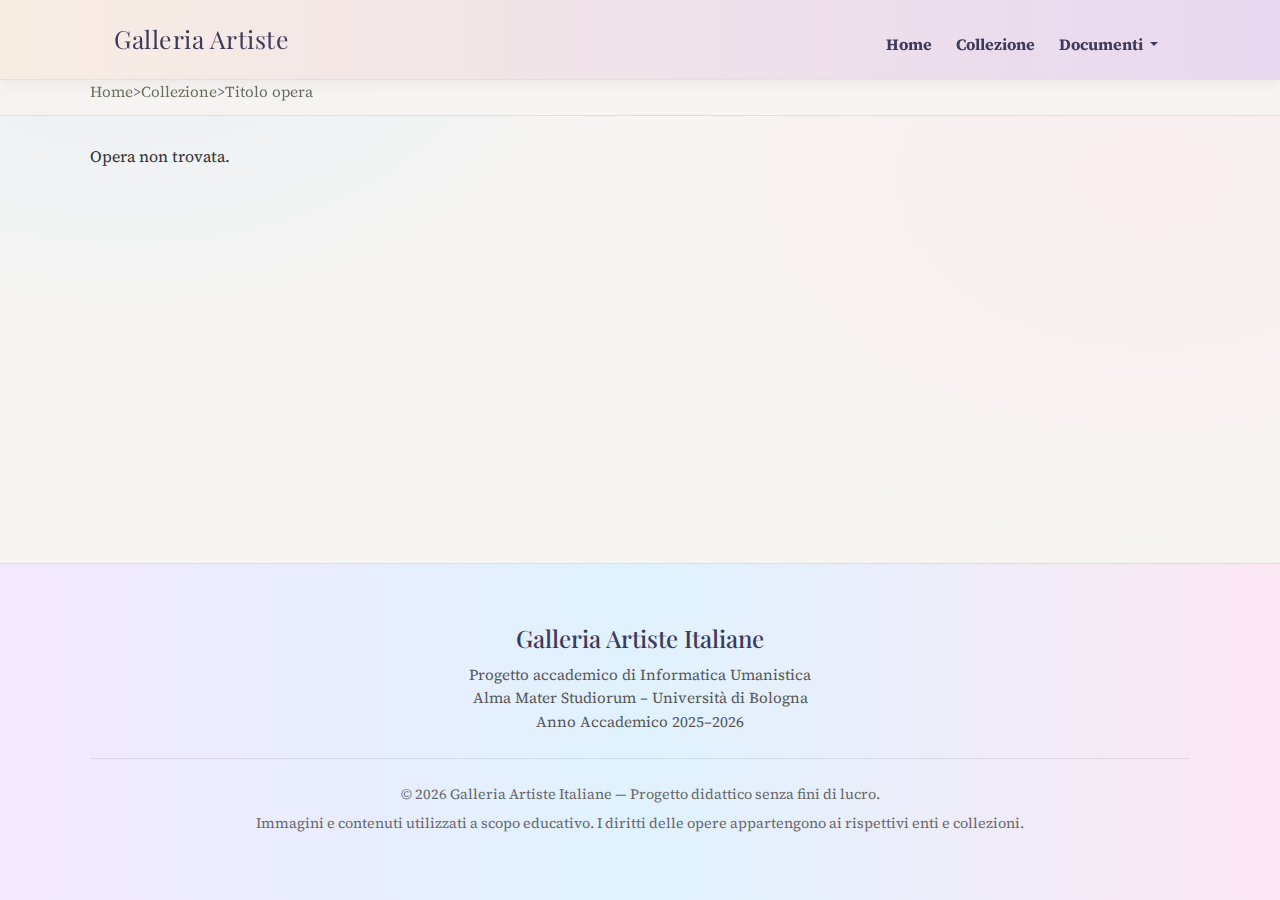
<file: item.html>
<!doctype html>
<html lang="it">
<head>
  <meta charset="utf-8" />
  <meta name="viewport" content="width=device-width, initial-scale=1" />
  <title>Scheda opera · Galleria digitale (1500–1800)</title>

  <!-- Google Fonts -->
  <link rel="preconnect" href="https://fonts.googleapis.com">
  <link rel="preconnect" href="https://fonts.gstatic.com" crossorigin>
  <link href="https://fonts.googleapis.com/css2?family=Inter:wght@300;400;600;700&family=Playfair+Display:wght@400;600;700&display=swap" rel="stylesheet">

  <!-- Bootstrap CSS -->
  <link href="https://cdn.jsdelivr.net/npm/bootstrap@5.3.3/dist/css/bootstrap.min.css" rel="stylesheet">

  <!--  CSS -->
  <link rel="stylesheet" href="assets/css/style.css" />
</head>

<body onload="initItem()">

  <!-- NAVBAR -->
  <header class="site-header">
    <nav class="navbar navbar-expand-lg navbar-light custom-navbar border-bottom">
      <div class="container-fluid px-4">

        <a class="navbar-brand" href="index.html">Galleria Artiste</a>

        <button class="navbar-toggler" type="button"
          data-bs-toggle="collapse" data-bs-target="#navMain"
          aria-controls="navMain" aria-expanded="false" aria-label="Toggle navigation">
          <span class="navbar-toggler-icon"></span>
        </button>

        <div class="collapse navbar-collapse" id="navMain">
          <ul class="navbar-nav ms-auto align-items-lg-center gap-lg-2">
            <li class="nav-item"><a class="nav-link" href="index.html">Home</a></li>
            <li class="nav-item"><a class="nav-link" href="collection.html">Collezione</a></li>

            <li class="nav-item dropdown">
              <a class="nav-link dropdown-toggle" href="#" role="button" data-bs-toggle="dropdown" aria-expanded="false">
                Documenti
              </a>
              <ul class="dropdown-menu dropdown-menu-end">
                <li><a class="dropdown-item" href="docs.html">Web Project Plan</a></li>
                <li><a class="dropdown-item" href="docs.html#dublincore">Dublin Core</a></li>
              </ul>
            </li>
          </ul>
        </div>

      </div>
    </nav>

    <!-- breadcrumb sotto navbar -->
    <div class="breadcrumb">
      <a href="index.html">Home</a> &gt;
      <a href="collection.html">Collezione</a> &gt;
      <span id="crumbTitle">Titolo opera</span>
    </div>
  </header>

  
  <main class="container">
    <div id="item"></div>
  </main>

  <footer class="site-footer">
  <div class="footer-inner">

    <div class="footer-project">
      <h4>Galleria Artiste Italiane </h4>
      <p>
        Progetto accademico di Informatica Umanistica<br>
        Alma Mater Studiorum – Università di Bologna<br>
        Anno Accademico 2025–2026
      </p>
    </div>

    <div class="footer-meta">
      <p>
        © 2026 Galleria Artiste Italiane — Progetto didattico senza fini di lucro.
      </p>
      <p>
        Immagini e contenuti utilizzati a scopo educativo.  
        I diritti delle opere appartengono ai rispettivi enti e collezioni.
      </p>
    </div>

  </div>
</footer>

  <!-- JS -->
  <script src="assets/js/app.js"></script>
  <script src="https://cdn.jsdelivr.net/npm/bootstrap@5.3.3/dist/js/bootstrap.bundle.min.js"></script>
</body>
</html>
</file>
<file: assets/css/style.css>
/* =========================
   MUSEO THEME — CSS BASE
   Home / Collezione / Item / Docs
   Pastel + elegante + responsive
   ========================= */

/* --- Google Fonts --- */
@import url('https://fonts.googleapis.com/css2?family=Playfair+Display:wght@500;600;700&family=Source+Serif+4:wght@300;400;600&display=swap');

/* --- Variables --- */
:root{
  --bg: #f7f5f2;           /* avorio */
  --card: #ffffff;
  --ink: #2f2f2f;
  --muted: #6b6b6b;

  --primary: #6b705c;      /* verde salvia */
  --secondary: #b7b7a4;    /* sabbia */
  --accent: #a5a58d;

  --border: rgba(47,47,47,0.12);
  --shadow: 0 10px 25px rgba(0,0,0,0.08);

  --radius: 14px;
  --gap: 18px;
  --max: 1100px;

  /* violeta elegante */
  --violet-ink: #3d3a5a;
  --violet-hover: #6d4f8b;
  --violet-soft: rgba(159,134,192,0.16);
}

/* =========================
   RESET + BASE
   ========================= */

*{ box-sizing: border-box; }
html{ scroll-behavior: smooth; }

body{
  margin: 0;
  font-family: "Source Serif 4", serif;
  color: var(--ink);
  line-height: 1.55;

  /* Pastel museum background */
  background:
    radial-gradient(900px 600px at 10% 0%, rgba(210,230,255,.35), transparent 60%),
    radial-gradient(900px 600px at 90% 20%, rgba(255,220,235,.28), transparent 60%),
    radial-gradient(900px 700px at 50% 100%, rgba(230,245,235,.35), transparent 60%),
    var(--bg);
}

img{ max-width: 100%; display:block; }
a{ color: var(--primary); text-decoration: none; }
a:hover{ text-decoration: underline; }

/* --- Layout container  --- */
.container{
  width: min(var(--max), 92vw);
  margin: 0 auto;
  padding: 28px 0 48px;
}

/* =========================
   LAYOUT BASE
   ========================= */

html, body { height: 100%; }

body{
  min-height: 100vh;
  display: flex;
  flex-direction: column;
}

main{ flex: 1 0 auto; }

/* =========================
   HEADER + BOOTSTRAP NAVBAR 
   ========================= */

.site-header{
  position: sticky;
  top: 0;
  z-index: 1000;
  background: rgba(247,245,242,0.85);
  backdrop-filter: blur(10px);
  border-bottom: 1px solid var(--border);
}

/* Navbar */
.custom-navbar{
  background: linear-gradient(to right, #f8ede3, #e8d8f0) !important;
  padding: 14px 18px;
  box-shadow: 0 4px 15px rgba(0,0,0,0.05);
}


.custom-navbar .container-fluid{
  max-width: var(--max);
  margin: 0 auto;
  padding-left: 0;
  padding-right: 0;
}

/* Logo */
.custom-navbar .navbar-brand{
  font-family: "Playfair Display", serif;
  font-size: 1.55rem;
  letter-spacing: .5px;
  color: var(--violet-ink) !important;
}

/* Links */
.custom-navbar .nav-link,
.custom-navbar .dropdown-toggle{
  font-weight: 700;
  color: var(--violet-ink) !important;
  border-radius: 10px;
  padding: 8px 10px;
  text-decoration: none !important;
}

.custom-navbar .nav-link:hover,
.custom-navbar .dropdown-toggle:hover{
  background: var(--violet-soft) !important;
  color: var(--violet-hover) !important;
  text-decoration: none !important;
}

/* Active */
.custom-navbar .nav-link.active{
  background: rgba(159,134,192,0.22) !important;
}

/* Dropdown */
.custom-navbar .dropdown-menu{
  border: 1px solid var(--border);
  border-radius: 12px;
  box-shadow: var(--shadow);
}

.custom-navbar .dropdown-item{
  font-weight: 600;
}

.custom-navbar .dropdown-item:hover{
  background: rgba(159,134,192,0.14);
}

/* Toggler visible */
.custom-navbar .navbar-toggler{
  border: 1px solid rgba(61,58,90,0.25);
}
.custom-navbar .navbar-toggler-icon{
  filter: none;
}

/* Breadcrumb (item.html) */
.breadcrumb{
  width: min(var(--max), 92vw);
  margin: 0 auto;
  color: var(--muted);
  padding: 0 0 12px;
  font-size: 0.95rem;
}

/* =========================
   TIPOGRAFÍA
   ========================= */

h1, h2, h3{
  font-family: "Playfair Display", serif;
  letter-spacing: 0.2px;
  margin: 0.6rem 0 0.5rem;
  color: var(--violet-ink);
}
h1{ font-size: clamp(28px, 3.3vw, 42px); }
h2{ font-size: clamp(22px, 2.2vw, 30px); }
h3{ font-size: 20px; }

.small{ font-size: 0.95rem; color: var(--muted); }
.muted{ color: var(--muted); }

/* =========================
   CARDS / PANELS
   ========================= */

.card, .panel, .box{
  background: var(--card);
  border: 1px solid var(--border);
  border-radius: var(--radius);
  box-shadow: var(--shadow);
}

.panel{ padding: 16px; }
.box{ padding: 18px; }

/* =========================
   BUTTOMS + INPUTS
   ========================= */

.btn,
button,
input[type="button"],
input[type="submit"]{
  font-family: "Source Serif 4", serif;
  font-weight: 700;
  border-radius: 12px;
  border: 1px solid var(--border);
  padding: 10px 12px;
  background: rgba(107,112,92,0.10);
  cursor: pointer;
}

.btn:hover,
button:hover,
input[type="button"]:hover,
input[type="submit"]:hover{
  background: rgba(107,112,92,0.18);
  text-decoration: none;
}

.btn-ghost{
  background: rgba(255,255,255,0.65);
}
.btn-ghost:hover{
  background: rgba(255,255,255,0.85);
}

label{
  display: block;
  font-weight: 600;
  margin: 10px 0 6px;
  color: var(--ink);
}

select, input[type="text"], input[type="search"]{
  width: 100%;
  padding: 10px 10px;
  border-radius: 12px;
  border: 1px solid var(--border);
  background: #fff;
  font-family: "Source Serif 4", serif;
}


ul{ margin: 10px 0 0 18px; }

/* =========================
   HOME — HERO 
   ========================= */

.hero{
  margin-top: 18px;
  padding: 18px;
  border: 1px solid var(--border);
  border-radius: var(--radius);
  background: rgba(255,255,255,0.65);
  box-shadow: var(--shadow);
}

.hero-grid{
  display: grid;
  grid-template-columns: 1.1fr 0.9fr;
  gap: 2rem;
  align-items: center;
}

.hero-content{
  max-width: 60ch;
  min-width: 0;
}

.eyebrow{
  text-transform: uppercase;
  letter-spacing: .08em;
  font-size: .8rem;
  color: var(--muted);
  margin: 0 0 .6rem 0;
}

.lead{
  font-size: 1.05rem;
  color: var(--ink);
}

.hero-actions{
  display: flex;
  gap: .75rem;
  flex-wrap: wrap;
  margin-top: 1rem;
}

.hero-image{
  position: relative;
  display: flex;
  justify-content: center;
}

.hero-image img{
  width: 100%;
  height: auto;
  border-radius: var(--radius);
  box-shadow: 0 18px 40px rgba(0,0,0,.12);
  object-fit: cover;
  display: block;
}

.hero-image::after{
  content: "";
  position: absolute;
  inset: 0;
  border-radius: var(--radius);
  background: linear-gradient(120deg, rgba(255,255,255,.15), rgba(255,255,255,0));
  pointer-events: none;
}

/* Responsive hero */
@media (max-width: 900px){
  .hero-grid{ grid-template-columns: 1fr; }
  .hero-image{ order: -1; }
}

/* =========================
   HOME — SEZIONI / GRIGLIE
   ========================= */

.home-grid{
  display: grid;
  grid-template-columns: 1fr 1fr;
  gap: var(--gap);
  margin-top: 18px;
}
@media (max-width: 900px){
  .home-grid{ grid-template-columns: 1fr; }
}

.panel-grid{
  display: grid;
  grid-template-columns: repeat(3, 1fr);
  gap: var(--gap);
  margin-top: 14px;
}
@media (max-width: 900px){
  .panel-grid{ grid-template-columns: repeat(2, 1fr); }
}
@media (max-width: 600px){
  .panel-grid{ grid-template-columns: 1fr; }
}

/* Card artista */
.artist-card{ overflow: hidden; }

.artist-card .image-box{
  width: 100%;
  height: 220px;
  overflow: hidden;
  border-bottom: 1px solid var(--border);
  background: #f2f2f2;
}
.artist-card .image-box img{
  width: 100%;
  height: 100%;
  object-fit: cover;
  object-position: center;
}
.artist-card .content{ padding: 14px; }

/* =========================
   COLLEZIONE — FILTRI + RISULTATI
   ========================= */

.collection-layout{
  display: grid;
  grid-template-columns: 320px 1fr;
  gap: 22px;
  align-items: start;
  margin-top: 18px;
}
@media (max-width: 980px){
  .collection-layout{ grid-template-columns: 1fr; }
}

.filters{
  padding: 16px;
  position: sticky;
  top: 88px;
}
@media (max-width: 980px){
  .filters{ position: static; }
}

.filters .actions{
  display: flex;
  gap: 10px;
  margin-top: 12px;
}
.filters .actions button{ flex: 1; }

/* GRID resultados */
#results,
.collection-grid{
  display: grid;
  grid-template-columns: repeat(3, minmax(0, 1fr));
  gap: var(--gap);
  align-items: start;
}
@media (max-width: 1100px){
  #results, .collection-grid{ grid-template-columns: repeat(2, minmax(0, 1fr)); }
}
@media (max-width: 600px){
  #results, .collection-grid{ grid-template-columns: 1fr; }
}

/* CARD OPERA */
.work-card{
  background: var(--card);
  border: 1px solid var(--border);
  border-radius: var(--radius);
  box-shadow: var(--shadow);
  overflow: hidden;
  display: flex;
  flex-direction: column;
  min-height: 420px;
}

/* Img */
.work-card .image-box{
  height: 220px;
  background: #f2f2f2;
  display: flex;
  align-items: center;
  justify-content: center;
  padding: 12px;
  border-bottom: 1px solid var(--border);
}

.work-card .image-box img{
  width: 100%;
  height: 100%;
  object-fit: contain;
  object-position: center;
}

/* Contenido */
.work-card .content{
  padding: 14px;
  display: flex;
  flex-direction: column;
  gap: 6px;
  flex: 1;
}

.work-card .title{
  font-family: "Playfair Display", serif;
  font-weight: 600;
  font-size: 18px;
  margin: 0;
  color: var(--violet-ink);
}

.work-card .meta{
  color: var(--muted);
  font-size: 0.95rem;
}

.work-card .tags{
  display: flex;
  flex-wrap: wrap;
  gap: 8px;
  margin-top: 8px;
}

.tag{
  font-size: 0.85rem;
  padding: 6px 10px;
  border-radius: 999px;
  border: 1px solid var(--border);
  background: rgba(183,183,164,0.20);
  color: var(--ink);
}

.work-card .actions{
  margin-top: auto;
  display: flex;
}

.work-card .actions a{
  width: 100%;
  text-align: center;
  display: inline-block;
  padding: 10px 12px;
  border-radius: 12px;
  border: 1px solid var(--border);
  background: rgba(107,112,92,0.10);
  font-weight: 700;
  text-decoration: none;
}

.work-card .actions a:hover{
  background: rgba(107,112,92,0.18);
  text-decoration: none;
}

/* =========================
   IMG 
   ========================= */

#results .image-box,
.work-card .image-box{
  height: auto !important;
  aspect-ratio: 4 / 3;
  padding: 12px !important;
  background: #f2f2f2 !important;
  display: flex !important;
  align-items: center !important;
  justify-content: center !important;
  border-bottom: 1px solid var(--border) !important;
}

#results .image-box img,
.work-card .image-box img{
  width: 100% !important;
  height: 100% !important;
  object-fit: contain !important;
  object-position: center !important;
  display: block !important;
}

@media (max-width: 600px){
  #results .image-box,
  .work-card .image-box{
    aspect-ratio: 16 / 10 !important;
  }
}

/* Titoli  */
.work-card .title{
  font-family: "Playfair Display", serif;
  font-size: 1.25rem;
  font-weight: 600;
  line-height: 1.25;
  margin: 12px 0 6px 0;
  color: var(--violet-ink);
}

.work-card .meta{
  font-size: 0.95rem;
  color: var(--muted);
  margin-bottom: 8px;
}

.work-card .small{
  font-size: 0.85rem;
  color: var(--muted);
  margin-bottom: 8px;
}

.work-card .content{
  padding: 18px !important;
}

/* =========================
   ITEM / Scheda opera
   ========================= */

.item-wrap{ margin-top: 18px; }

.item-2col{
  display: grid;
  grid-template-columns: 1.2fr 0.8fr;
  gap: var(--gap);
  align-items: start;
  margin-top: 12px;
}
@media (max-width: 900px){
  .item-2col{ grid-template-columns: 1fr; }
}

.item-hero .image-box{
  border-radius: var(--radius);
  overflow: hidden;
  border: 1px solid var(--border);
  box-shadow: var(--shadow);
  background: #f2f2f2;
}
.item-hero .image-box img{
  width: 100%;
  height: auto;
}

/* Layout mueseum */
.item-wrap h1{
  text-align: center;
  margin-top: 8px;
}

.item-subtitle{
  text-align: center;
  color: var(--muted);
  margin-bottom: 14px;
  font-size: 1rem;
}

.item-hero-image{
  max-width: 900px;
  margin: 0 auto 18px;
  border-radius: var(--radius);
  border: 1px solid var(--border);
  background: rgba(255,255,255,0.75);
  box-shadow: var(--shadow);
  overflow: hidden;
}

.item-hero-image img{
  width: 100%;
  height: auto;
  display: block;
  object-fit: contain;
}

.item-sections{
  max-width: 900px;
  margin: 0 auto;
  display: grid;
  gap: 16px;
}

.item-sections .panel{
  padding: 18px;
}

.meta-list{
  margin: 0;
  padding-left: 18px;
  color: var(--ink);
}
.meta-list li{ margin: 6px 0; }

.location-block{
  max-width: 900px;
  margin: 0 auto;
}

.location-shot{
  border-radius: var(--radius);
  border: 1px solid var(--border);
  box-shadow: var(--shadow);
  background: rgba(255,255,255,0.75);
  padding: 12px;
  overflow: hidden;
}

.location-shot img{
  width: 100%;
  height: auto;
  display: block;
  object-fit: contain;
}

.location-placeholder{
  padding: 18px;
  border-radius: 12px;
  border: 1px dashed rgba(61,58,90,.35);
  color: var(--muted);
  background: rgba(255,255,255,0.65);
}

/* Imag principal  */
.item-main-image{
  margin: 20px auto;
  text-align: center;
}
.item-main-image img{
  max-width: 900px;
  width: 100%;
  height: auto;
  object-fit: contain;
  border-radius: 14px;
  box-shadow: var(--shadow);
}

/* Screenshot ubicación */
.item-location-image{
  margin-top: 12px;
  text-align: center;
}
.item-location-image img{
  width: 100%;
  max-width: 700px;
  height: auto;
  object-fit: contain;
  border-radius: 12px;
  border: 1px solid var(--border);
}

/* =========================
   DOCS
   ========================= */

.docs{ margin-top: 18px; }
.docs .panel{ padding: 18px; }
.docs .toc{
  border-left: 4px solid rgba(107,112,92,0.35);
  padding-left: 12px;
  margin: 10px 0 16px;
}

/* =========================
   FOOTER generico
   ========================= */

footer{
  width: min(var(--max), 92vw);
  margin: 0 auto;
  padding: 22px 0 40px;
  color: var(--muted);
  font-size: 0.95rem;
}

footer hr{
  border: none;
  border-top: 1px solid var(--border);
  margin: 18px 0 12px;
}

/* =========================
   FOOTER (.site-footer)
   ========================= */

.site-footer{
  width: 100%;
  margin-top: 80px;
  padding: 60px 30px;

  background: linear-gradient(
    to right,
    #f3e8ff,
    #e0f2ff,
    #fce7f3
  );

  border-top: 1px solid rgba(0,0,0,0.08);
  position: relative;
  z-index: 1;
}

.footer-inner{
  width: min(var(--max), 92vw);
  margin: 0 auto;
  text-align: center;
}

.footer-project h4{
  font-family: "Playfair Display", serif;
  margin-bottom: 10px;
  color: var(--violet-ink);
}

.footer-project p{
  margin: 6px 0;
  color: #555;
}

.footer-meta{
  margin-top: 25px;
  padding-top: 18px;
  border-top: 1px solid rgba(0,0,0,0.08);
  font-size: 0.9rem;
  color: #666;
}

.footer-meta p{
  margin: 6px 0;
}

/* non taglia il footer */
body, main, .container, .collection-layout { overflow: visible !important; }
</file>
